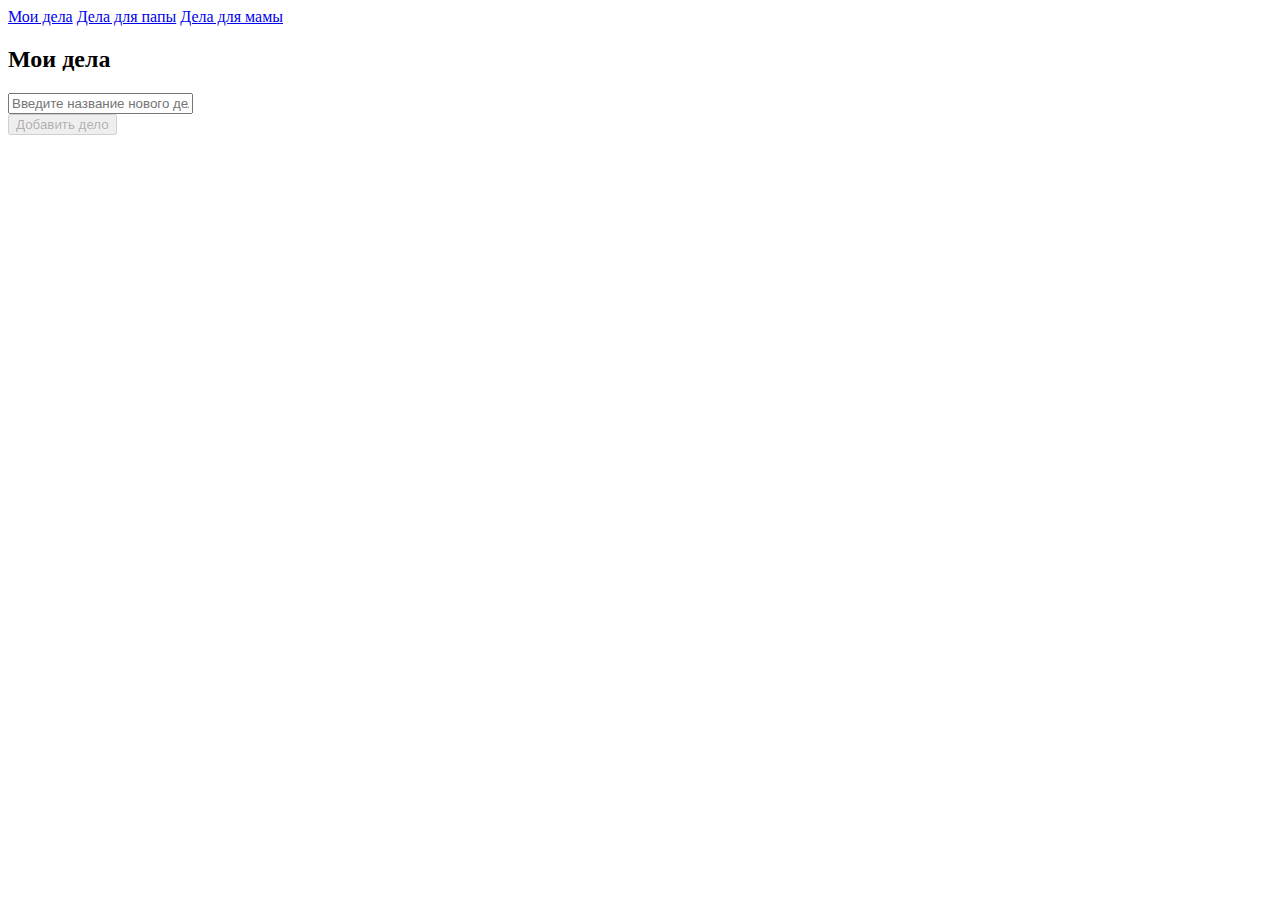
<file: 08_intro/index.html>
<!DOCTYPE html>
<html lang="ru">
    <head>
        <title>TODO</title>
        <meta charset="UTF-8"> 
        <meta name = "viewport"
            content="width=device-width, initial-scale=1, shrink-to-fit=no">
        <link rel="stylesheet" href="https://cdn.jsdelivr.net/npm/bootstrap@4.5.3/dist/css/bootstrap.min.css" integrity="sha384-TX8t27EcRE3e/ihU7zmQxVncDAy5uIKz4rEkgIXeMed4M0jlfIDPvg6uqKI2xXr2" crossorigin="anonymous">
    <script defer src="todo-app.js"></script>
    <script>
        document.addEventListener("DOMContentLoaded", function () {
            createTodoApp(document.getElementById('todo-app'), 'Мои дела', 'my')
        });
    </script>
    </head>
    <body>
        <div class="todo">
            <nav class="nav">
                <a class="nav-link" href="index.html">Мои дела</a>
                <a class="nav-link" href="dad.html">Дела для папы</a>
                <a class="nav-link" href="mom.html">Дела для мамы</a>
            </nav>
        </div>
        <div id="todo-app" class="container"></div>
    </body>
</html>
</file>
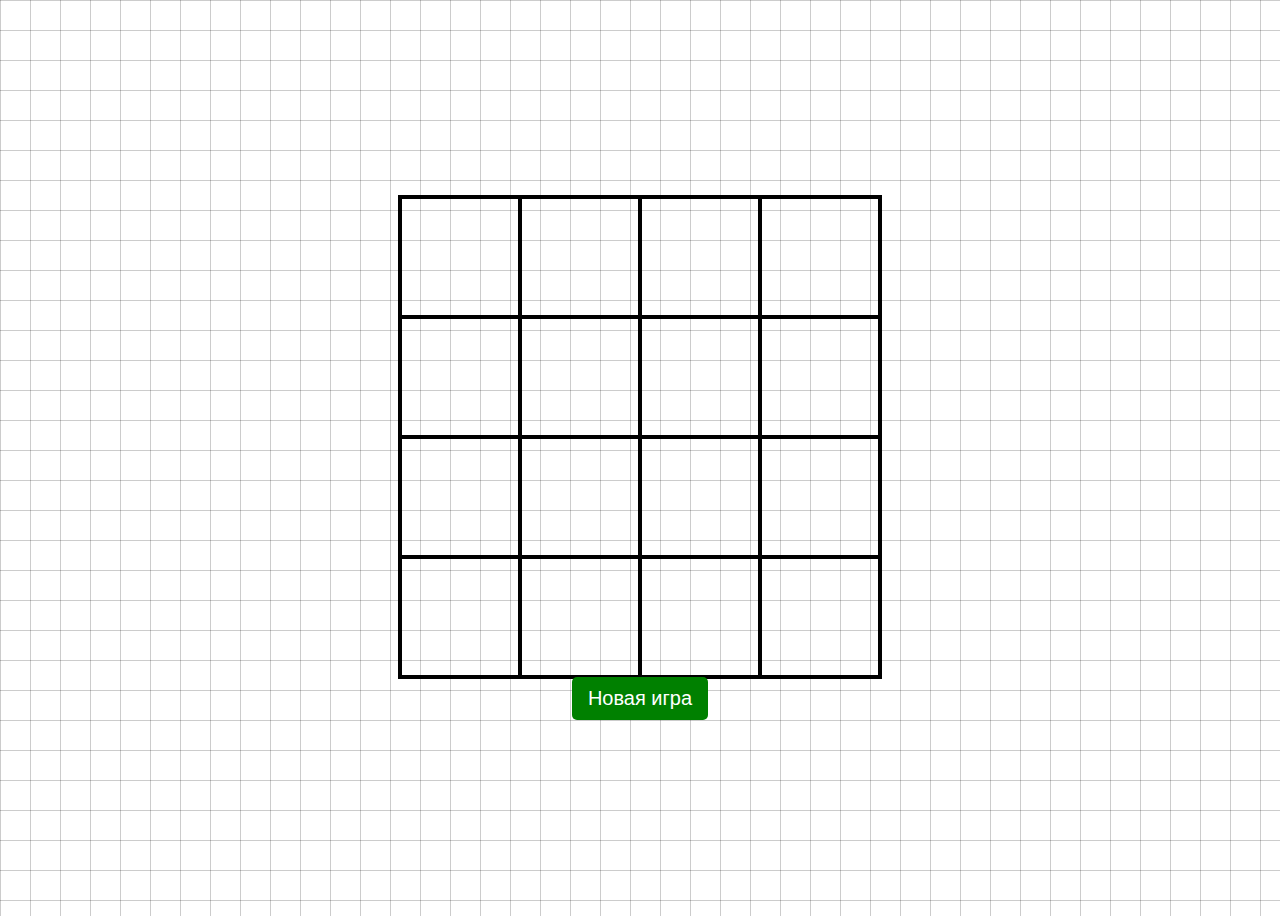
<file: 09_intro/index.html>
<!DOCTYPE html>
<html lang="en">
<head>
    <meta charset="UTF-8">
    <meta http-equiv="X-UA-compatible" content="IE=edge">
    <meta name="viewport" content="width=device-width, initial-scale=1.0">
    <link rel="stylesheet" href="style.css">
    <title>мнемоника</title>
</head>
<body>
    <div class="res"></div>
    <div class="game">
        <div class="field"></div>
        <div class="field"></div>
        <div class="field"></div>
        <div class="field"></div>
        <div class="field"></div>
        <div class="field"></div>
        <div class="field"></div>
        <div class="field"></div>
        <div class="field"></div>
        <div class="field"></div>
        <div class="field"></div>
        <div class="field"></div>
        <div class="field"></div>
        <div class="field"></div>
        <div class="field"></div>
        <div class="field"></div>
    </div>
    <button class="new-game">Новая игра</button>
</body>
<script src="index.js"></script>
</html>
</file>
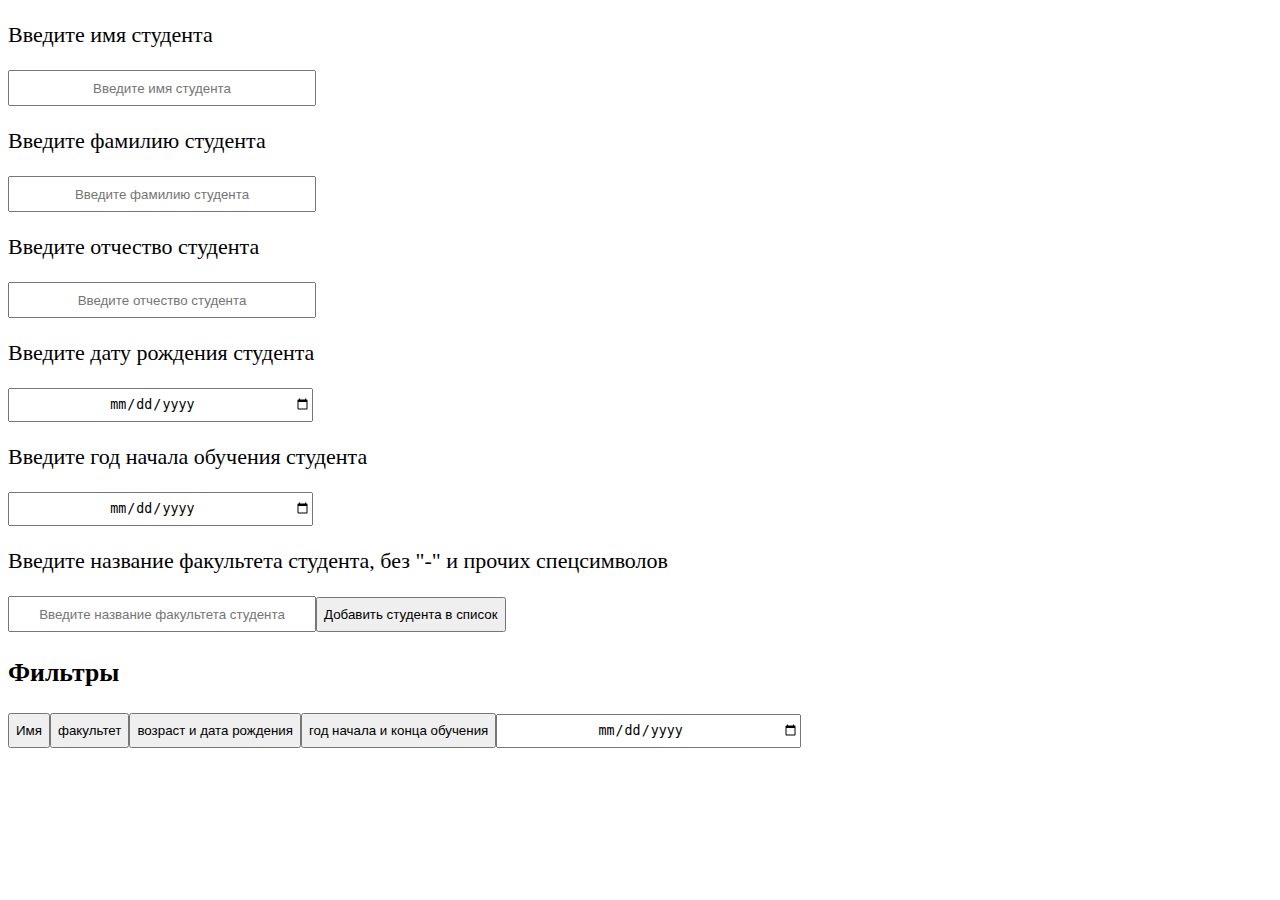
<file: 10_intro/index.html>
<!DOCTYPE html>
<html lang="ru">
<head>
    <meta charset="UTF-8">
    <meta name="viewport" content="width=device-width, initial-scale=1.0">
    <title>Студенты</title>
    <script defer src="index.js"></script>
    <link rel="stylesheet" href="style.css">
</head>
<body>
    
</body>
</html>
</file>
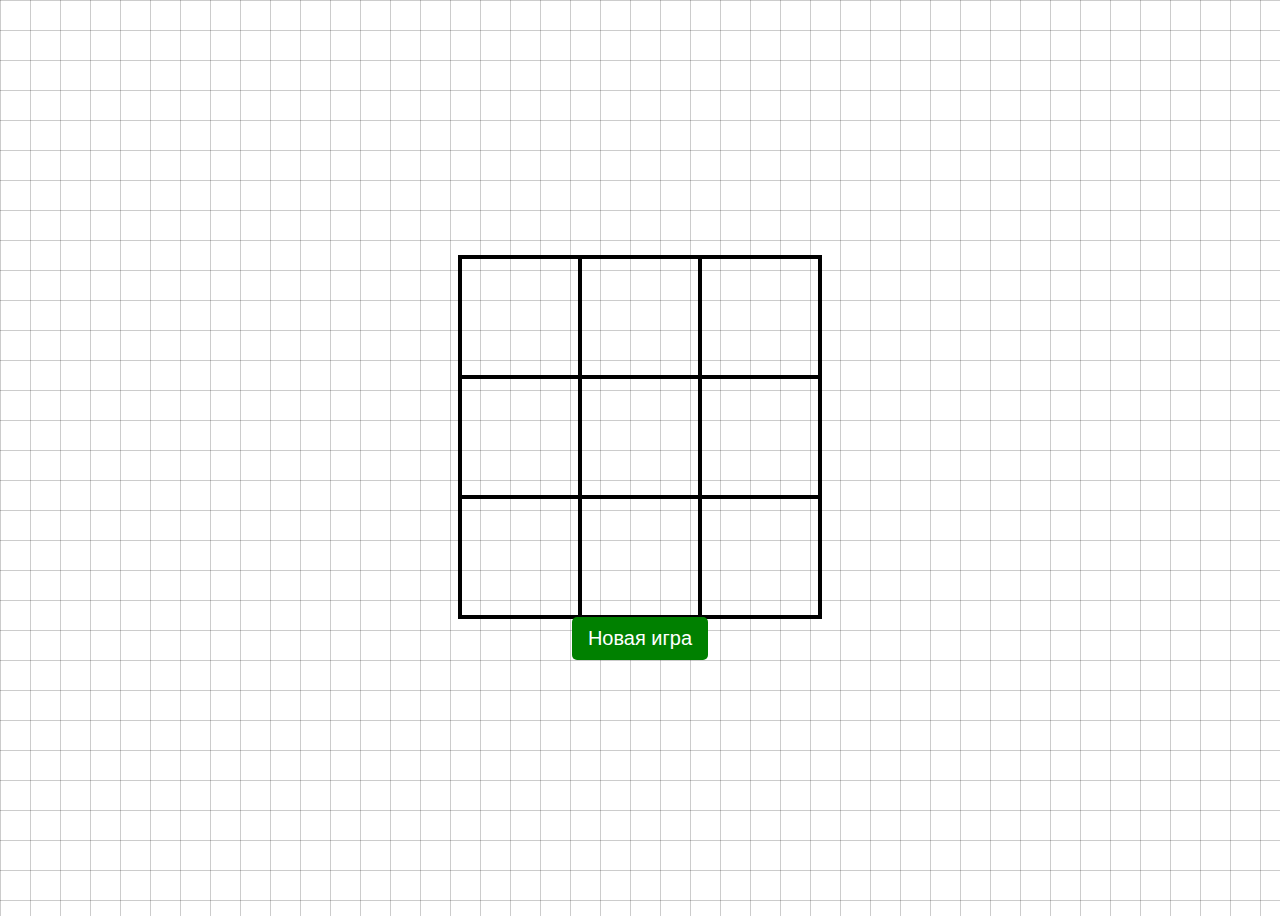
<file: lections/1_lec/index.html>
<!DOCTYPE html>
<html lang="en">
<head>
    <meta charset="UTF-8">
    <meta http-equiv="X-UA-compatible" content="IE=edge">
    <meta name="viewport" content="width=device-width, initial-scale=1.0">
    <link rel="stylesheet" href="style.css">
    <title>Крестики-нолики</title>
</head>
<body>
    <div class="res"></div>
    <div class="game">
        <div class="field">
            <!-- <svg class="circle">
                <circle r="45" cx="58" cy="58" stroke="blue" 
                stroke-width = "10"fill="none"></circle>
            </svg> -->
        </div>
        <div class="field">
            <!-- <svg class="cross">
                <line class="first" x1="15" y1 ="15" x2 = "105" y2 = "105" stroke="red" stroke-width="10"></line>
                <line class="second" x1="105" y1 ="15" x2 = "15" y2 = "105" stroke="red" stroke-width="10"></line>
            </svg> -->
        </div>
        <div class="field"></div>
        <div class="field"></div>
        <div class="field"></div>
        <div class="field"></div>
        <div class="field"></div>
        <div class="field"></div>
        <div class="field"></div>
    </div>
    <button class="new-game">Новая игра</button>
    <dic
</body>
<script src="index.js"></script>
</html>
</file>
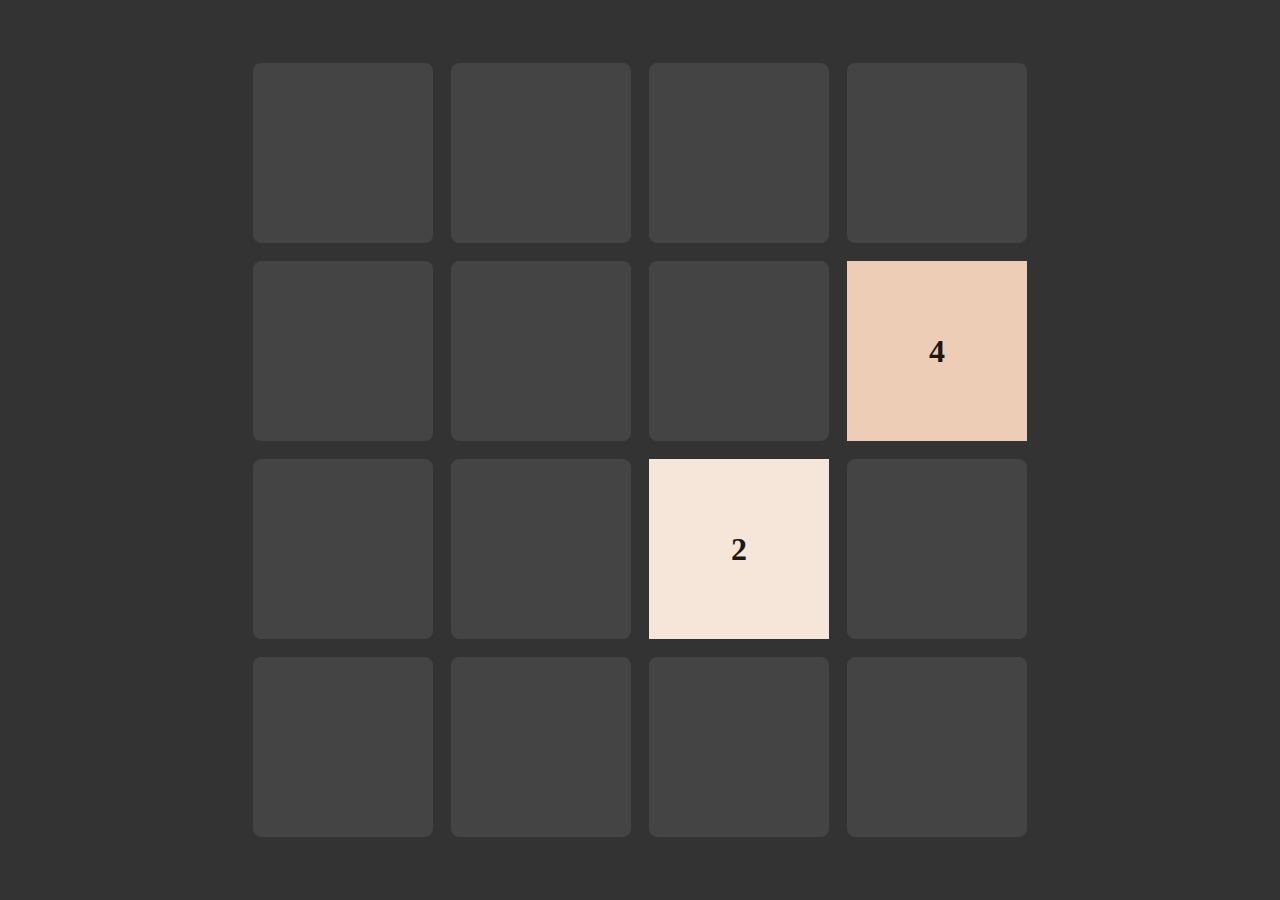
<file: lections/2_lec/index.html>
<!DOCTYPE html>
<html lang="en">
<head>
  <meta charset="UTF-8">
  <meta name="viewport" content="width=device-width, initial-scale=1.0">
  <title>2048</title>
  <script defer src="app.js" type="module"></script>
  <link rel="stylesheet" href="style.css">
</head>
<body>
  <div class="game-board">

  </div>
</body>
</html>
</file>
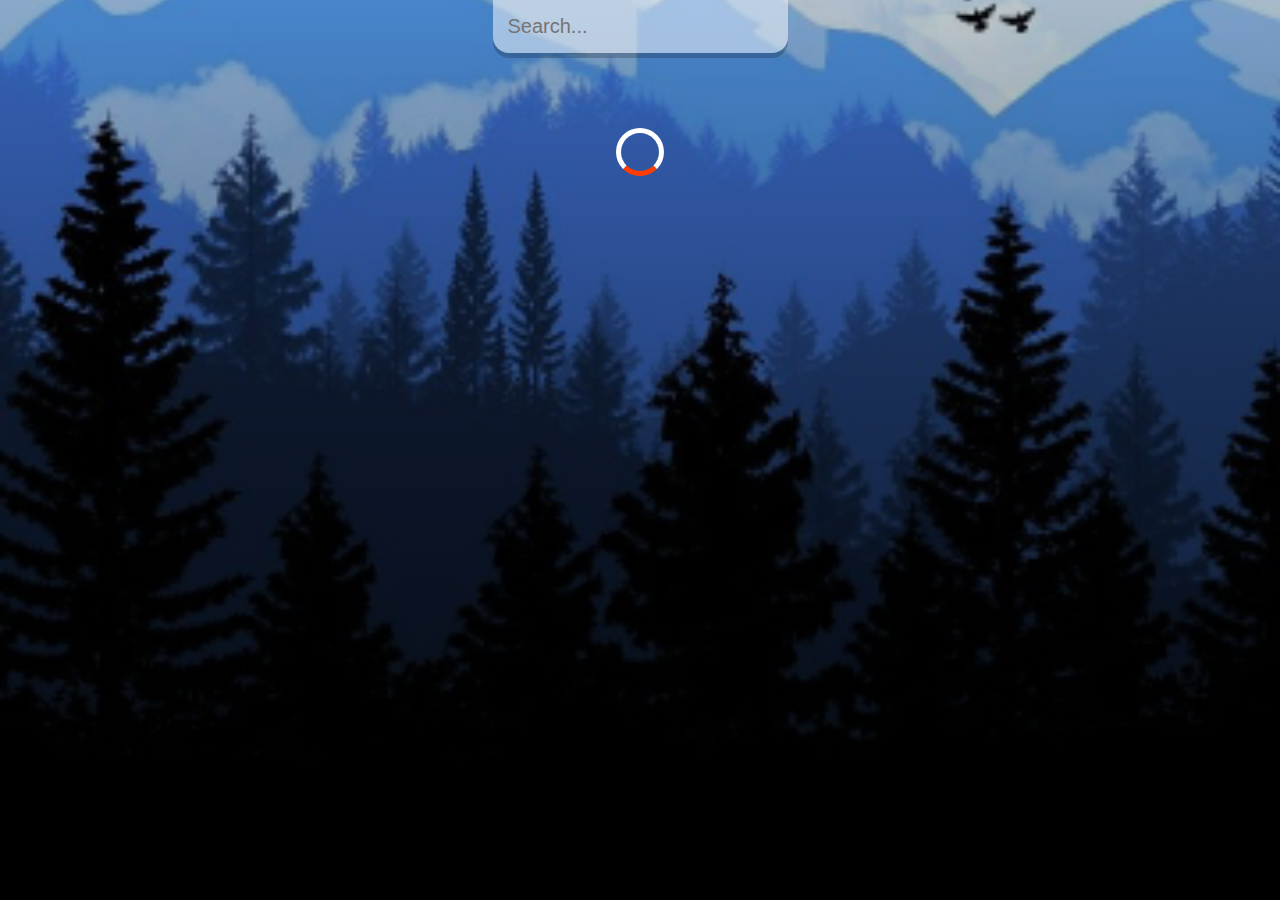
<file: lections/3_lec/index.html>
<!DOCTYPE html>
<html lang="en">
<head>
  <meta charset="UTF-8">
  <meta name="viewport" content="width=device-width, initial-scale=1.0">
  <title>Weather-app</title>
  <link rel="stylesheet" href="style.css">
  <script defer src="main.js"></script>
</head>
<body>
  <div class="app">
    <main>
      <div class="search-box">
        <input class="searchbar" type="text" placeholder="Search...">
      </div>
      <div class="location-container">
      </div>
    </main>
  </div>
</body>
</html>
</file>
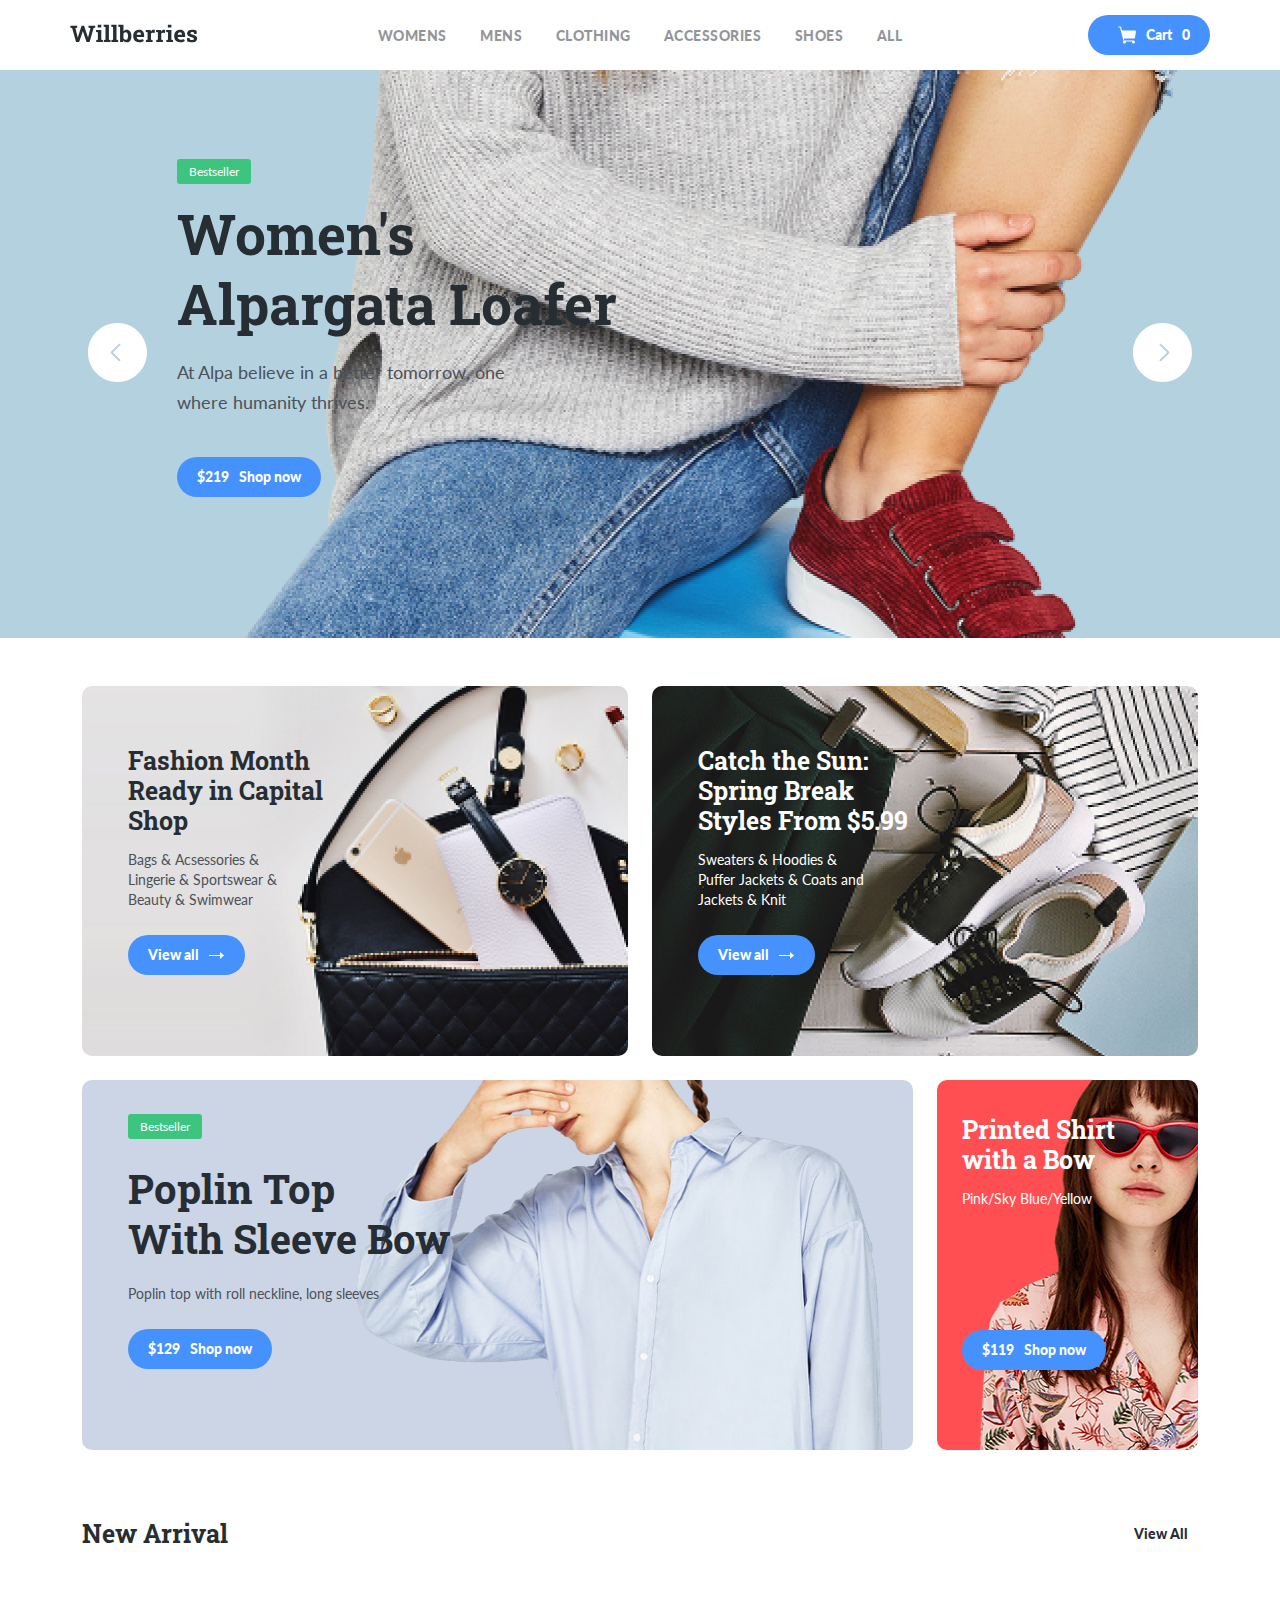
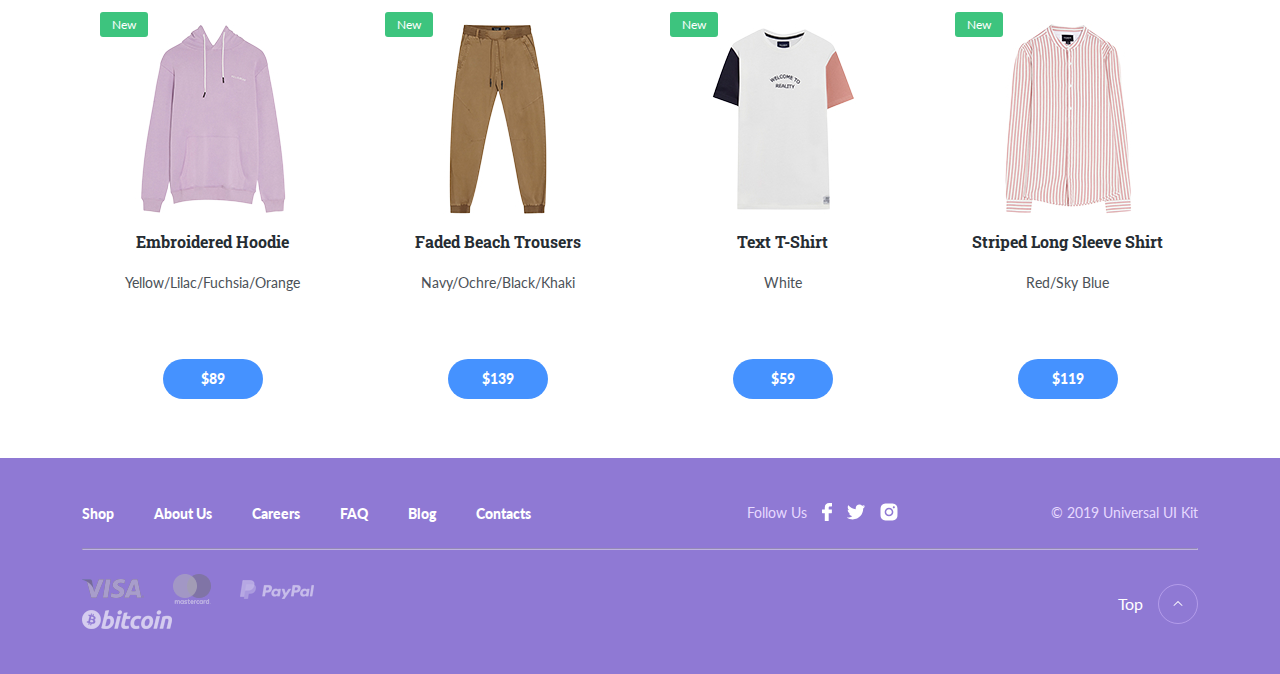
<file: lections/4_lec/index.html>
<!DOCTYPE html>
<html lang="en">
<head>
	<meta charset="UTF-8">
	<meta name="viewport" content="width=device-width, initial-scale=1.0">
	<title>Willberries</title>
	<link rel="preconnect" href="https://fonts.gstatic.com">
	<link rel="apple-touch-icon" sizes="180x180" href="favicon/apple-touch-icon.png">
	<link rel="icon" type="image/png" sizes="32x32" href="favicon/favicon-32x32.png">
	<link rel="icon" type="image/png" sizes="16x16" href="favicon/favicon-16x16.png">
	<link rel="mask-icon" href="favicon/safari-pinned-tab.svg" color="#5bbad5">
	<meta name="msapplication-TileColor" content="#da532c">
	<meta name="theme-color" content="#ffffff">
	<link href="https://fonts.googleapis.com/css2?family=Lato:wght@400;900&display=swap" rel="stylesheet">
	<link href="https://fonts.googleapis.com/css2?family=Roboto+Slab:wght@700&display=swap" rel="stylesheet">
	<link rel="stylesheet" href="css/bootstrap-grid.min.css">
	<link rel="stylesheet" href="css/swiper-bundle.min.css"/>
	<link rel="stylesheet" href="css/style.css">
</head>
<!-- class="show-goods" -->
<body id="body">
	<header class="container header px-4 px-md-0">
		<div class="row justify-content-between align-items-center">
			<div class="col-lg-2 col-6">
				<a href="#" class="logo-link">
					<img width="128" src="img/logo.svg" alt="logo: Willberries" class="logo-image">
				</a>
			</div>
			<div class="col-lg-6 d-none d-lg-block">
				<nav>
					<ul class="navigation d-flex justify-content-around">
						<li class="navigation-item">
							<a href="#" class="navigation-link" data-field="gender">Womens</a>
						</li>
						<li class="navigation-item">
							<a href="#" class="navigation-link" data-field="gender">Mens</a>
						</li>
						<li class="navigation-item">
							<a href="#" class="navigation-link" data-field="category">Clothing</a>
						</li>
						<li class="navigation-item">
							<a href="#" class="navigation-link" data-field="category">Accessories</a>
						</li>
						<li class="navigation-item">
							<a href="#" class="navigation-link" data-field="category">Shoes</a>
						</li>
						<li class="navigation-item">
							<a href="#" class="navigation-link" >All</a>
						</li>

					</ul>
				</nav>
			</div>
			<div class="col-lg-2 col-6 d-flex justify-content-end">
				<button class="button button-cart">
					<img class="button-icon" src="img/cart.svg" alt="icon: cart">
					<span class="button-text">Cart</span>
					<span class="button-text cart-count">0</span>
				</button>
			</div>
		</div>
		<!-- /.row -->
	</header>
	<section class="slider swiper-container">
		<div class="swiper-wrapper">
			<section class="slide slide-1 swiper-slide">
				<div class="container">
					<div class="row">
						<div class="col-lg-4 col-10 offset-lg-1">
							<span class="label">Bestseller</span>
							<h2 class="slide-title">Women's Alpargata Loafer</h2>
							<p class="slide-description">At Alpa believe in a better tomorrow, one where humanity thrives.</p>
							<button class="button add-to-cart" data-id="003">
								<span class="button-price">$219</span>
								<span class="button-text">Shop now</span>
							</button>
						</div>
						<!-- /.col-4 offset-lg-1 -->
					</div>
					<!-- /.row -->
				</div>
				<!-- /.container -->
			</section>
			<section class="slide slide-1 swiper-slide">
				<div class="container">
					<div class="row">
						<div class="col-lg-4 col-10 offset-lg-1">
							<span class="label">New</span>
							<h2 class="slide-title">Text T-Shirt</h2>
							<p class="slide-description">Women’s pearl basic knit sweater with a round neck. Available in several colours. Free shipping to stores.</p>
							<button class="button add-to-cart" data-id="004">
								<span class="button-price">$119</span>
								<span class="button-text">Shop now</span>
							</button>
						</div>
						<!-- /.col-4 offset-lg-1 -->
					</div>
					<!-- /.row -->
				</div>
				<!-- /.container -->
			</section>
			<section class="slide slide-1 swiper-slide">
				<div class="container">
					<div class="row">
						<div class="col-lg-4 col-10 offset-lg-1">
							<span class="label">Bestseller</span>
							<h2 class="slide-title">Sweater Choker Neck</h2>
							<p class="slide-description">Women’s pearl basic knit sweater with a round neck. Available in several colours. Free shipping to stores.</p>
							<button class="button add-to-cart" data-id="005">
								<span class="button-price">$319</span>
								<span class="button-text">Shop now</span>
							</button>
						</div>
						<!-- /.col-4 offset-lg-1 -->
					</div>
					<!-- /.row -->
				</div>
				<!-- /.container -->
			</section>
		</div>
		<!-- /.swiper-wrapper -->
		<div class="slider-nav">
			<div class="container">
				<div class="row justify-content-between">
					<div class="col-1">
						<button class="slider-button slider-button-prev">
							<img src="img/arrow-prev.svg" alt="icon: arrow-prev">
						</button>
					</div>
					<!-- /.col-1 -->
					<div class="col-1">
						<button class="slider-button slider-button-next">
							<img src="img/arrow-next.svg" alt="icon: arrow-prev">
						</button>
					</div>
					<!-- /.col-1 -->
				</div>
				<!-- /.row -->
			</div>
			<!-- /.container -->
		</div>
		<!-- /.slider-nav -->
	</section>
	<!-- /.slider -->
	<section class="special-offers container pt-5 pb-4">
		<div class="row mb-4">
			<div class="col-xl-6">
				<div class="card card-1 mb-4">
					<h3 class="card-title">Fashion Month Ready in Capital Shop</h3>
					<p class="card-text">Bags & Acsessories & Lingerie & Sportswear & Beauty & Swimwear</p>
					<button class="button">
						<span class="button-text">View all</span>
						<img src="img/arrow.svg" alt="icon: arrow" class="button-icon">
					</button>
				</div>
				<!-- /.card -->
			</div>
			<!-- /.col-6 -->
			<div class="col-xl-6">
				<div class="card card-2 mb-4">
					<h3 class="card-title text-light">Catch the Sun: Spring Break Styles From $5.99</h3>
					<p class="card-text text-light">Sweaters & Hoodies & Puffer Jackets & Coats and Jackets & Knit</p>
					<button class="button">
						<span class="button-text">View all</span>
						<img src="img/arrow.svg" alt="icon: arrow" class="button-icon">
					</button>
				</div>
				<!-- /.card -->
			</div>
			<!-- /.col-6 -->
			<div class="col-xl-9 col-lg-6 mb-4">
				<div class="card card-3">
					<span class="label">Bestseller</span>
					<h3 class="card-title large">Poplin Top <br>With Sleeve Bow</h3>
					<p class="card-text large">Poplin top with roll neckline, long sleeves</p>
					<button class="button add-to-cart" data-id="002">
						<span class="button-price">$129</span>
						<span class="button-text">Shop now</span>
					</button>
				</div>
				<!-- /.card -->
			</div>
			<!-- /.col-9 -->
			<div class="col-xl-3 col-lg-6">
				<div class="card card-4">
					<h3 class="card-title text-light mw-160">Printed Shirt with a Bow</h3>
					<p class="card-text text-light">Pink/Sky Blue/Yellow</p>
					<button class="button add-to-cart button-four" data-id="009">
						<span class="button-price">$119</span>
						<span class="button-text">Shop now</span>
					</button>
				</div>
				<!-- /.card -->
			</div>
			<!-- /.col-3 -->
		</div>
		<!-- /.row -->
		<div class="row align-items-center mb-4">
			<div class="col-9">
				<h2 class="section-title">New Arrival</h2>
			</div>
			<!-- /.col-9 -->
			<div class="col-3 d-flex justify-content-end">
				<a href="#" class="more">View All</a>
			</div>
			<!-- /.col-3 -->
		</div>
		<!-- /.row -->
		<div class="short-goods row">
			<div class="col-lg-3 col-sm-6">
				<div class="goods-card">
					<span class="label">New</span>
					<!-- /.label --><img src="img/image-119.jpg" alt="image: Hoodie" class="goods-image">
					<h3 class="goods-title">Embroidered Hoodie</h3>
					<!-- /.goods-title -->
					<p class="goods-description">Yellow/Lilac/Fuchsia/Orange</p>
					<!-- /.goods-description -->
					<!-- /.goods-price -->
					<button class="button goods-card-btn add-to-cart" data-id="012">
						<span class="button-price">$89</span>
					</button>
				</div>
				<!-- /.goods-card -->
			</div>
			<!-- /.col-3 -->
			<div class="col-lg-3 col-sm-6">
				<div class="goods-card">
					<span class="label">New</span>
					<!-- /.label --><img src="img/image-120.jpg" alt="image: Faded Beach Trousers" class="goods-image">
					<h3 class="goods-title">Faded Beach Trousers</h3>
					<!-- /.goods-title -->
					<p class="goods-description">Navy/Ochre/Black/Khaki</p>
					<!-- /.goods-description -->
					<button class="button goods-card-btn add-to-cart" data-id="011">
						<span class="button-price">$139</span>
					</button>
					<!-- /.goods-price -->
				</div>
				<!-- /.goods-card -->
			</div>
			<!-- /.col-3 -->
			<div class="col-lg-3 col-sm-6">
				<div class="goods-card">
					<span class="label">New</span>
					<!-- /.label --><img src="img/image-121.jpg" alt="image: Text T-Shirt" class="goods-image">
					<h3 class="goods-title">Text T-Shirt</h3>
					<!-- /.goods-title -->
					<p class="goods-description">White</p>
					<!-- /.goods-description -->
					<button class="button goods-card-btn add-to-cart" data-id="010">
						<span class="button-price">$59</span>
					</button>
					<!-- /.goods-price -->
				</div>
				<!-- /.goods-card -->
			</div>
			<!-- /.col-3 -->
			<div class="col-lg-3 col-sm-6">
				<div class="goods-card">
					<span class="label">New</span>
					<!-- /.label --><img src="img/image-122.jpg" alt="image: Striped Long Sleeve Shirt" class="goods-image">
					<h3 class="goods-title">Striped Long Sleeve Shirt</h3>
					<!-- /.goods-title -->
					<p class="goods-description">Red/Sky Blue</p>
					<!-- /.goods-description -->
					<button class="button goods-card-btn add-to-cart" data-id="001">
						<span class="button-price">$119</span>
					</button>
					<!-- /.goods-price -->
				</div>
				<!-- /.goods-card -->
			</div>
			<!-- /.col-3 -->
		</div>
		<!-- /.row -->
	</section>
	<!-- /.container -->
	<section class="long-goods">
		<div class="container">
			<div class="row align-items-center mb-4">
				<div class="col-12">
					<h2 class="section-title">Category</h2>
				</div>
				<!-- /.col-12 -->
			</div>
			<div class="row long-goods-list">
				<div class="col-lg-3 col-sm-6">
					<div class="goods-card">
						<span class="label">New</span>
						<!-- /.label --><img src="img/image-119.jpg" alt="image: Hoodie" class="goods-image">
						<h3 class="goods-title">Embroidered Hoodie</h3>
						<!-- /.goods-title -->
						<p class="goods-description">Yellow/Lilac/Fuchsia/Orange</p>
						<!-- /.goods-description -->
						<!-- /.goods-price -->
						<button class="button goods-card-btn add-to-cart" data-id="007">
							<span class="button-price">$89</span>
						</button>
					</div>
					<!-- /.goods-card -->
				</div>
				<!-- /.col-3 -->
				<div class="col-lg-3 col-sm-6">
					<div class="goods-card">
						<span class="label">New</span>
						<!-- /.label --><img src="img/image-120.jpg" alt="image: Faded Beach Trousers" class="goods-image">
						<h3 class="goods-title">Faded Beach Trousers</h3>
						<!-- /.goods-title -->
						<p class="goods-description">Navy/Ochre/Black/Khaki</p>
						<!-- /.goods-description -->
						<button class="button goods-card-btn add-to-cart" data-id="007">
							<span class="button-price">$139</span>
						</button>
						<!-- /.goods-price -->
					</div>
					<!-- /.goods-card -->
				</div>
				<!-- /.col-3 -->
				<div class="col-lg-3 col-sm-6">
					<div class="goods-card">
						<span class="label">New</span>
						<!-- /.label --><img src="img/image-121.jpg" alt="image: Text T-Shirt" class="goods-image">
						<h3 class="goods-title">Text T-Shirt</h3>
						<!-- /.goods-title -->
						<p class="goods-description">White</p>
						<!-- /.goods-description -->
						<button class="button goods-card-btn add-to-cart" data-id="007">
							<span class="button-price">$59</span>
						</button>
						<!-- /.goods-price -->
					</div>
					<!-- /.goods-card -->
				</div>
				<!-- /.col-3 -->
				<div class="col-lg-3 col-sm-6">
					<div class="goods-card">
						<span class="label">New</span>
						<!-- /.label --><img src="img/image-122.jpg" alt="image: Striped Long Sleeve Shirt" class="goods-image">
						<h3 class="goods-title">Striped Long Sleeve Shirt</h3>
						<!-- /.goods-title -->
						<p class="goods-description">Red/Sky Blue</p>
						<!-- /.goods-description -->
						<button class="button goods-card-btn add-to-cart" data-id="001">
							<span class="button-price">$119</span>
						</button>
						<!-- /.goods-price -->
					</div>
					<!-- /.goods-card -->
				</div>
				<!-- /.col-3 -->
				<div class="col-lg-3 col-sm-6">
					<div class="goods-card">
						<span class="label">New</span>
						<!-- /.label --><img src="img/image-119.jpg" alt="image: Hoodie" class="goods-image">
						<h3 class="goods-title">Embroidered Hoodie</h3>
						<!-- /.goods-title -->
						<p class="goods-description">Yellow/Lilac/Fuchsia/Orange</p>
						<!-- /.goods-description -->
						<!-- /.goods-price -->
						<button class="button goods-card-btn add-to-cart" data-id="007">
							<span class="button-price">$89</span>
						</button>
					</div>
					<!-- /.goods-card -->
				</div>
				<!-- /.col-3 -->
				<div class="col-lg-3 col-sm-6">
					<div class="goods-card">
						<span class="label">New</span>
						<!-- /.label --><img src="img/image-120.jpg" alt="image: Faded Beach Trousers" class="goods-image">
						<h3 class="goods-title">Faded Beach Trousers</h3>
						<!-- /.goods-title -->
						<p class="goods-description">Navy/Ochre/Black/Khaki</p>
						<!-- /.goods-description -->
						<button class="button goods-card-btn add-to-cart" data-id="007">
							<span class="button-price">$139</span>
						</button>
						<!-- /.goods-price -->
					</div>
					<!-- /.goods-card -->
				</div>
				<!-- /.col-3 -->
				<div class="col-lg-3 col-sm-6">
					<div class="goods-card">
						<span class="label">New</span>
						<!-- /.label --><img src="img/image-121.jpg" alt="image: Text T-Shirt" class="goods-image">
						<h3 class="goods-title">Text T-Shirt</h3>
						<!-- /.goods-title -->
						<p class="goods-description">White</p>
						<!-- /.goods-description -->
						<button class="button goods-card-btn add-to-cart" data-id="007">
							<span class="button-price">$59</span>
						</button>
						<!-- /.goods-price -->
					</div>
					<!-- /.goods-card -->
				</div>
				<!-- /.col-3 -->
				<div class="col-lg-3 col-sm-6">
					<div class="goods-card">
						<span class="label">New</span>
						<!-- /.label --><img src="img/image-122.jpg" alt="image: Striped Long Sleeve Shirt" class="goods-image">
						<h3 class="goods-title">Striped Long Sleeve Shirt</h3>
						<!-- /.goods-title -->
						<p class="goods-description">Red/Sky Blue</p>
						<!-- /.goods-description -->
						<button class="button goods-card-btn add-to-cart" data-id="001">
							<span class="button-price">$119</span>
						</button>
						<!-- /.goods-price -->
					</div>
					<!-- /.goods-card -->
				</div>
				<!-- /.col-3 -->
				<div class="col-lg-3 col-sm-6">
					<div class="goods-card">
						<span class="label">New</span>
						<!-- /.label --><img src="img/image-119.jpg" alt="image: Hoodie" class="goods-image">
						<h3 class="goods-title">Embroidered Hoodie</h3>
						<!-- /.goods-title -->
						<p class="goods-description">Yellow/Lilac/Fuchsia/Orange</p>
						<!-- /.goods-description -->
						<!-- /.goods-price -->
						<button class="button goods-card-btn add-to-cart" data-id="007">
							<span class="button-price">$89</span>
						</button>
					</div>
					<!-- /.goods-card -->
				</div>
				<!-- /.col-3 -->
				<div class="col-lg-3 col-sm-6">
					<div class="goods-card">
						<span class="label">New</span>
						<!-- /.label --><img src="img/image-120.jpg" alt="image: Faded Beach Trousers" class="goods-image">
						<h3 class="goods-title">Faded Beach Trousers</h3>
						<!-- /.goods-title -->
						<p class="goods-description">Navy/Ochre/Black/Khaki</p>
						<!-- /.goods-description -->
						<button class="button goods-card-btn add-to-cart" data-id="007">
							<span class="button-price">$139</span>
						</button>
						<!-- /.goods-price -->
					</div>
					<!-- /.goods-card -->
				</div>
				<!-- /.col-3 -->
				<div class="col-lg-3 col-sm-6">
					<div class="goods-card">
						<span class="label">New</span>
						<!-- /.label --><img src="img/image-121.jpg" alt="image: Text T-Shirt" class="goods-image">
						<h3 class="goods-title">Text T-Shirt</h3>
						<!-- /.goods-title -->
						<p class="goods-description">White</p>
						<!-- /.goods-description -->
						<button class="button goods-card-btn add-to-cart" data-id="007">
							<span class="button-price">$59</span>
						</button>
						<!-- /.goods-price -->
					</div>
					<!-- /.goods-card -->
				</div>
				<!-- /.col-3 -->
				<div class="col-lg-3 col-sm-6">
					<div class="goods-card">
						<span class="label">New</span>
						<!-- /.label --><img src="img/image-122.jpg" alt="image: Striped Long Sleeve Shirt" class="goods-image">
						<h3 class="goods-title">Striped Long Sleeve Shirt</h3>
						<!-- /.goods-title -->
						<p class="goods-description">Red/Sky Blue</p>
						<!-- /.goods-description -->
						<button class="button goods-card-btn add-to-cart" data-id="001">
							<span class="button-price">$119</span>
						</button>
						<!-- /.goods-price -->
					</div>
					<!-- /.goods-card -->
				</div>
				<!-- /.col-3 -->
			</div>
		</div>

	</section>
	<footer class="footer">
		<div class="container">
			<div class="row">
				<div class="col-xl-7 mb-4 mb-xl-0">
					<nav>
						<ul class="footer-menu d-sm-flex">
							<li class="footer-menu-item"><a href="#" class="footer-menu-link">Shop</a></li>
							<li class="footer-menu-item"><a href="#" class="footer-menu-link">About Us</a></li>
							<li class="footer-menu-item"><a href="#" class="footer-menu-link">Careers</a></li>
							<li class="footer-menu-item"><a href="#" class="footer-menu-link">FAQ </a></li>
							<li class="footer-menu-item"><a href="#" class="footer-menu-link">Blog</a></li>
							<li class="footer-menu-item"><a href="#" class="footer-menu-link">Contacts</a></li>
						</ul>
					</nav>
				</div>
				<!-- /.col-7 -->
				<div class="col-lg-3 d-flex align-items-center">
					<span class="footer-text">Follow Us</span>
					<span class="footer-social d-inline-flex align-items-center">
            <a href="#" class="social-link">
              <img src="img/Facebook.svg" alt="Facebook">
            </a>
            <a href="#" class="social-link">
              <img src="img/Twitter.svg" alt="Twitter">
            </a>
            <a href="#" class="social-link">
              <img src="img/Instagram.svg" alt="Instagram">
            </a>
          </span>
				</div>
				<!-- /.col-3 -->
				<div class="col-xl-2 col-lg-3 d-flex justify-content-lg-end mt-4 mt-lg-0">
					<span class="footer-text">© 2019 Universal UI Kit</span>
				</div>
				<!-- /.col-2 -->
			</div>
			<!-- /.row -->
			<hr class="footer-line mt-4 mb-4">
			<div class="row justify-content-between">
				<div class="col-lg-4 col-sm-9">
					<img class="payment-logo" src="img/visa.png" alt="visa logo">
					<img class="payment-logo" src="img/master-card.png" alt="master card logo">
					<img class="payment-logo" src="img/paypal.png" alt="paypal logo ">
					<img class="payment-logo" src="img/bitcoin.png" alt="bitcoin logo">
				</div>
				<!-- /.col-4 -->
				<div class="col-lg-2 col-sm-1 d-flex justify-content-end">
					<a href="#body" class="scroll-link top-link d-flex align-items-center">
						<span class="top-link-text">Top</span>
						<img src="img/top.svg" alt="icon: arrow top">
					</a>
				</div>
				<!-- /.col-2 -->
			</div>
			<!-- /.row -->
		</div>
		<!-- /.container -->
	</footer>
	<div class="overlay" id="modal-cart">
		<div class="modal">
			<header class="modal-header">
				<h2 class="modal-title">Cart</h2>
				<button class="modal-close">x</button>
			</header>
			<table class="cart-table">
				<colgroup>
					<col class="col-goods">
					<col class="col-price">
					<col class="col-minus">
					<col class="col-qty">
					<col class="col-plus">
					<col class="col-total-price">
					<col class="col-delete">
				</colgroup>
				<thead>
				<tr>
					<th>Good(s)</th>
					<th>Price</th>
					<th colspan="3">Qty.</th>
					<th colspan="2">Total</th>
				</tr>
				</thead>
				<tbody class="cart-table__goods">
				



				</tbody>
				<tfoot>
				<tr>
					<th colspan="5">Total:</th>
					<th class="card-table__total" colspan="2"></th>
				</tr>

				</tfoot>
			</table>
			<form class="modal-form" action="">
				<input class="modal-input" type="text" placeholder="Имя" name="nameCustomer">
				<input class="modal-input" type="text" placeholder="Телефон" name="phoneCustomer">
				<button class="button cart-buy">
					<span class="button-text">Checkout</span>
				</button>
			</form>
		</div>
	</div>
	<script src="js/swiper-bundle.min.js"></script>
	<script src="js/main.js"></script>
</body>
</html>
</file>
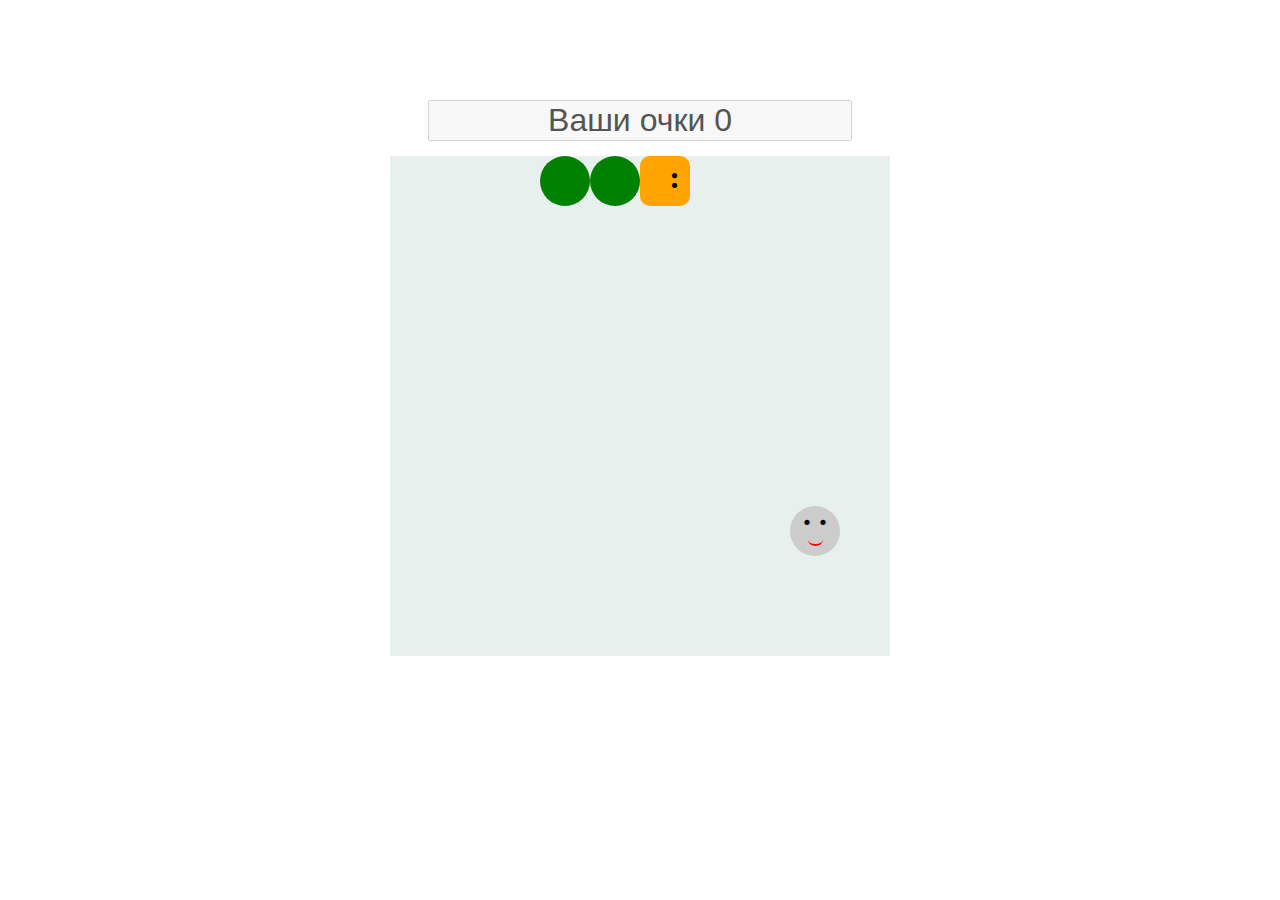
<file: lections/5_lec/index.html>
<!DOCTYPE html>
<html lang="ru">
<head>
  <meta charset="UTF-8">
  <meta name="viewport" content="width=device-width, initial-scale=1.0">
  <title>Змейка</title>
  <link rel="stylesheet" href="./style.css">
  <script defer src="./main.js"></script>
</head>
<body>
  
</body>
</html>
</file>
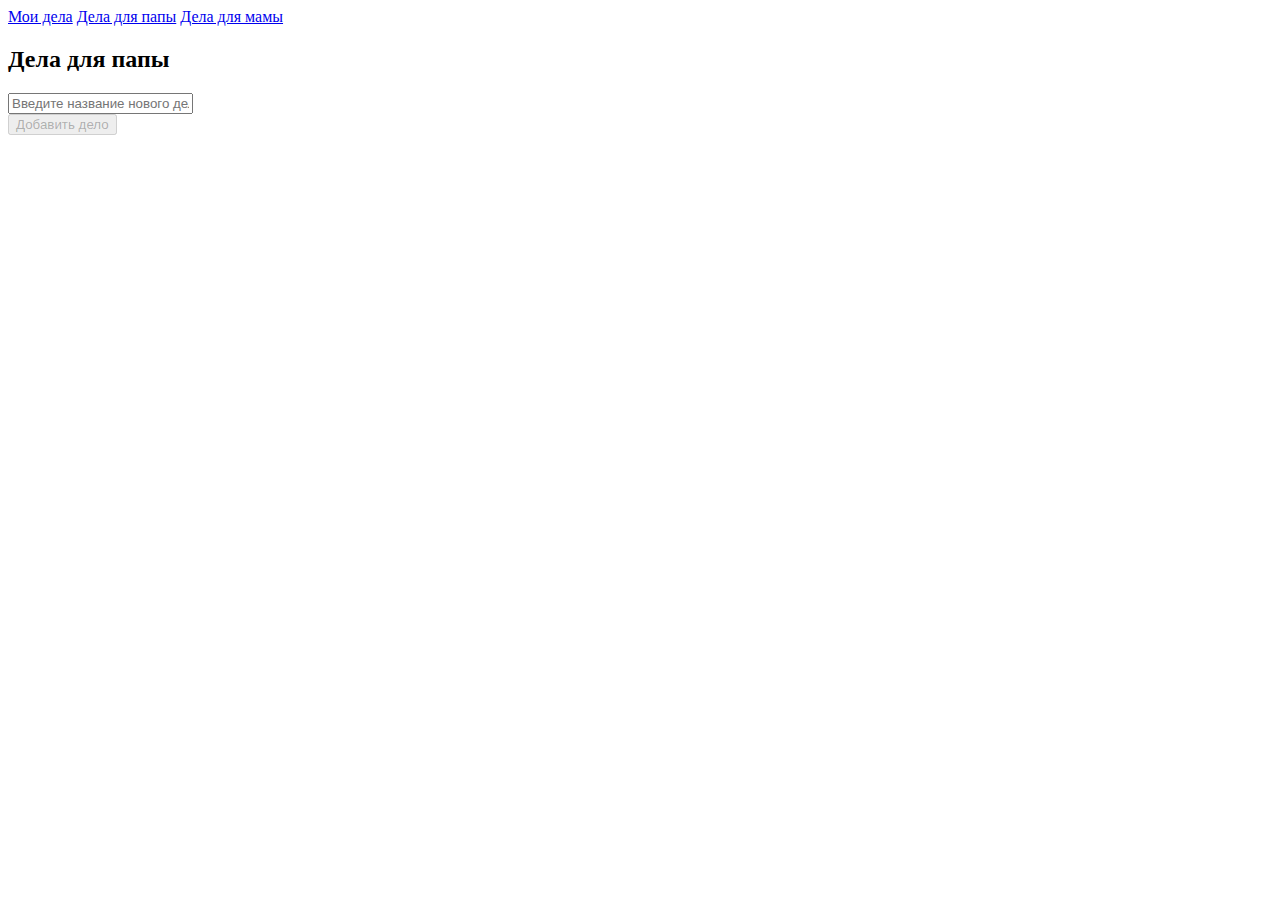
<file: 08_intro/dad.html>
<!DOCTYPE html>
<html lang="ru">
    <head>
        <title>TODO</title>
        <meta charset="UTF-8"> 
        <meta name = "viewport"
            content="width=device-width, initial-scale=1, shrink-to-fit=no">
        <link rel="stylesheet" href="https://cdn.jsdelivr.net/npm/bootstrap@4.5.3/dist/css/bootstrap.min.css" integrity="sha384-TX8t27EcRE3e/ihU7zmQxVncDAy5uIKz4rEkgIXeMed4M0jlfIDPvg6uqKI2xXr2" crossorigin="anonymous">
    <script defer src="todo-app.js"></script>
    <script>
        document.addEventListener('DOMContentLoaded', function() {
            createTodoApp(document.getElementById('todo-app'), 'Дела для папы', 'dad');
        });
    </script>
    </head>
    <body>
        <div class="container mb-5">
            <nav class="nav">
                <a class="nav-link" href="index.html">Мои дела</a>
                <a class="nav-link" href="dad.html">Дела для папы</a>
                <a class="nav-link" href="mom.html">Дела для мамы</a>
            </nav>
        </div>
        <div id="todo-app" class="container"></div>
    </body>
</html>
</file>
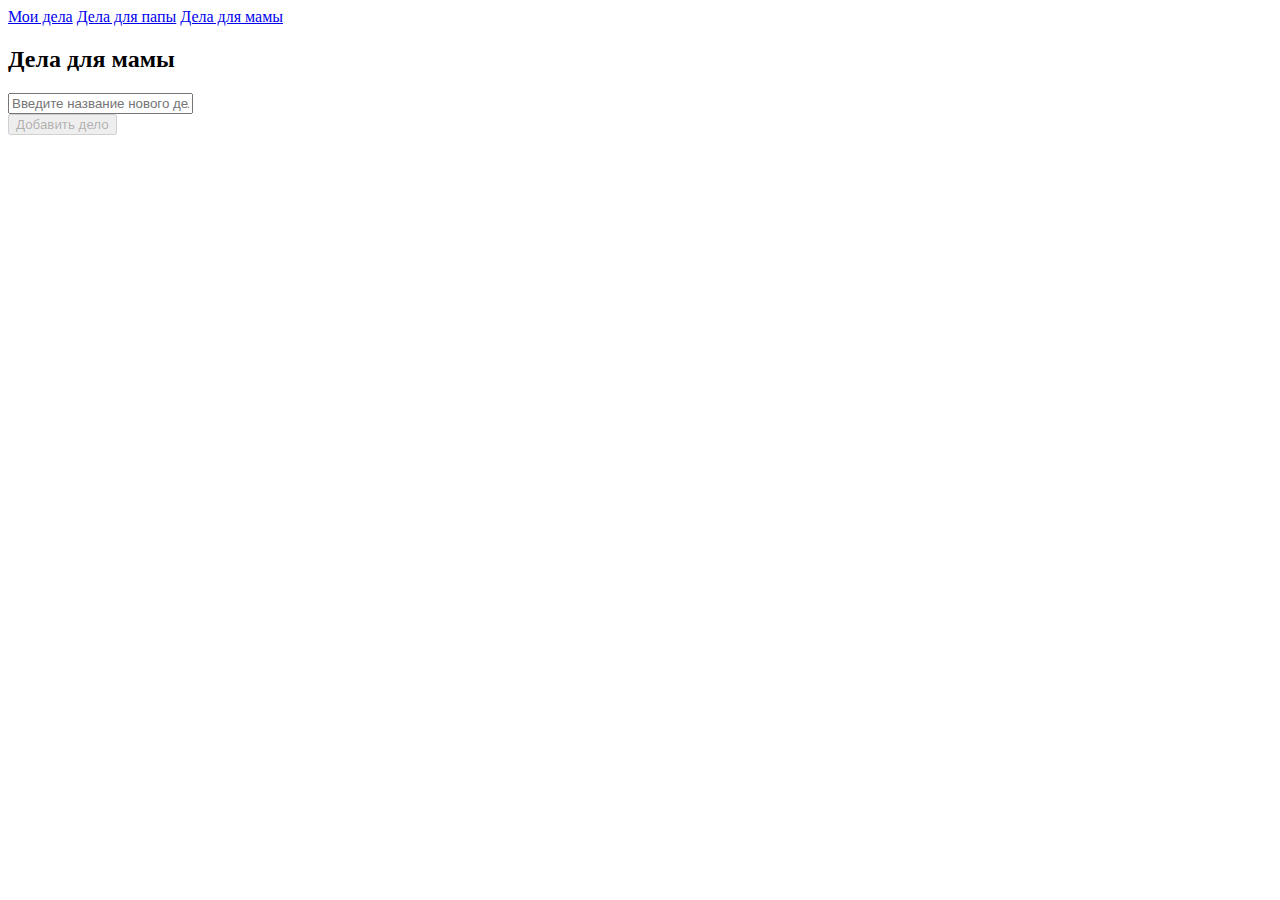
<file: 08_intro/mom.html>
<!DOCTYPE html>
<html lang="ru">
    <head>
        <title>TODO</title>
        <meta charset="UTF-8"> 
        <meta name = "viewport"
            content="width=device-width, initial-scale=1, shrink-to-fit=no">
        <link rel="stylesheet" href="https://cdn.jsdelivr.net/npm/bootstrap@4.5.3/dist/css/bootstrap.min.css" integrity="sha384-TX8t27EcRE3e/ihU7zmQxVncDAy5uIKz4rEkgIXeMed4M0jlfIDPvg6uqKI2xXr2" crossorigin="anonymous">
    <script defer src="todo-app.js"></script>
    <script>
        document.addEventListener('DOMContentLoaded', function() {
            createTodoApp(document.getElementById('todo-app'), 'Дела для мамы', 'mom');
        });
    </script>
    </head>
    <body>
        <div class="container mb-5">
            <nav class="nav">
                <a class="nav-link" href="index.html">Мои дела</a>
                <a class="nav-link" href="dad.html">Дела для папы</a>
                <a class="nav-link" href="mom.html">Дела для мамы</a>
            </nav>
        </div>
        <div id="todo-app" class="container"></div>
    </body>
</html>
</file>
<file: 09_intro/style.css>
* {
    box-sizing: border-box;
}

body {
    height: 100vh;
    display: flex;
    flex-direction: column;
    justify-content: center;
    align-items: center;
    background: linear-gradient(rgba(0, 0, 0, 0.4), transparent 1px),
    linear-gradient(90deg, rgba(0, 0, 0, 0.4), transparent 1px);
    background-size: 30px 30px;
}

.res {
    color: green;
    font-weight: bold;
    font-size: 40px;
    font-family: 'Gill Sans', 'Gill Sans MT', Calibri, 'Trebuchet MS', sans-serif;
}

.game {
    width: 480px;
    height: 480px;
    display: flex;
    flex-wrap: wrap;
    outline: 2px solid #000;
}

.field {
    font: 70px bold;
    display: grid;
    place-items: center;
    height: 120px;
    width: 120px;
    border: 2px solid #000;
    cursor: pointer;
}

.closed {
    color: transparent;
    background-color: red;
}

.opened {
    background-color: green;
}

.new-game {
    border: none;
    color: #fff;
    background: green;
    padding: 10px 16px;
    font-size: 20px;
    border-radius: 5px;
    cursor: pointer;
}

.circle {
    width: 100%;
    height: 100%;
    stroke-dasharray: 283;
    stroke-dashoffset: 283;
    animation: draw 0.6s forwards;
}

.first, .second {
    stroke-dasharray: 128;
    stroke-dashoffset: 128;
}

.first {
    animation: draw 0.6s forwards;
}

.second {
    animation: draw 0.6s 0.6s forwards;
}

@keyframes draw {

    100% {
        stroke-dashoffset: 0;
    }
}
</file>
<file: 10_intro/style.css>
body {
    font-size: 22px;
}

input {
    width: 300px;
    height: 30px;
    text-align: center;
}

button {
    height: 35px;
}
</file>
<file: lections/1_lec/style.css>
* {
    box-sizing: border-box;
}

body {
    height: 100vh;
    display: flex;
    flex-direction: column;
    justify-content: center;
    align-items: center;
    background: linear-gradient(rgba(0, 0, 0, 0.4), transparent 1px),
    linear-gradient(90deg, rgba(0, 0, 0, 0.4), transparent 1px);
    background-size: 30px 30px;
}

.res {
    color: green;
    font-weight: bold;
    font-size: 40px;
    font-family: 'Gill Sans', 'Gill Sans MT', Calibri, 'Trebuchet MS', sans-serif;
}

.game {
    width: 360px;
    height: 360px;
    display: flex;
    flex-wrap: wrap;
    outline: 2px solid #000;
}

.field {
    height: 120px;
    width: 120px;
    border: 2px solid #000;
    cursor: pointer;
}

.field.active {
    background: rgba(0, 255, 0, 0.5);
}

.new-game {
    border: none;
    color: #fff;
    background: green;
    padding: 10px 16px;
    font-size: 20px;
    border-radius: 5px;
    cursor: pointer;
}

.circle {
    width: 100%;
    height: 100%;
    stroke-dasharray: 283;
    stroke-dashoffset: 283;
    animation: draw 0.6s forwards;
}

.first, .second {
    stroke-dasharray: 128;
    stroke-dashoffset: 128;
}

.first {
    animation: draw 0.6s forwards;
}

.second {
    animation: draw 0.6s 0.6s forwards;
}

@keyframes draw {

    100% {
        stroke-dashoffset: 0;
    }
}
</file>
<file: lections/2_lec/style.css>
* {
    box-sizing: border-box;
    margin: 0;
    padding: 0;
  }
  
  body {
    background-color: #333;
    display: flex;
    justify-content: center;
    align-items: center;
    height: 100vh;
  }
  
  .game-board {
    position: relative;
    display: grid;
    grid-template-columns: repeat(4, 20vmin);
    grid-template-rows: repeat(4, 20vmin);
    gap: 2vmin;
    border-radius: 8px;
  }
  
  .cell {
    background-color: #444;
    border-radius: 8px;
  }
  
  .tile {
    --x: 0;
    --y: 0;
  
    position: absolute;
    top: calc(var(--y) * 22vmin);
    left: calc(var(--x) * 22vmin);
    display: flex;
    justify-content: center;
    align-items: center;
    width: 20vmin;
    height: 20vmin;
    font-size: 2rem;
    font-weight: bold;
    background: hsl(25, 60%, var(--bgLigthness));
    color: hsl(20, 25%,  var(--textLigthness));
  }
</file>
<file: lections/3_lec/style.css>
* {
    margin: 0;
    padding: 0;
    box-sizing: border-box;
    color: #fff;
  }
  
  body {
    font-family: "Franklin Gothic Medium", "Arial Narrow", Arial, sans-serif;
  }
  
  .app {
    background-image: url("./assets/cold-bg.jpg");
    background-size: cover;
    background-position: bottom;
  }
  
  .app.warm {
    background-image: url("./assets/warm-bg.jpg");
  }
  
  main {
    height: 100vh;
    background: linear-gradient(
      to bottom,
      rgba(0, 0, 0, 0.2),
      rgba(0, 0, 0, 0.75)
    );
    padding: 25px;
  }
  
  .search-box {
    width: 100%;
    margin: 0 auto 75px;
  }
  
  .searchbar {
    margin: 0 auto;
    display: block;
    padding: 15px;
    border: none;
    outline: none;
    background: rgba(255, 255, 255, 0.5);
    border-radius: 0 0 16px 16px;
    margin-top: -25px;
    box-shadow: 0px 5px rgba(0, 0, 0, 0.2);
    color: #313131;
    font-size: 20px;
  }
  
  .searchbar:focus {
    background: rgba(255, 255, 255, 0.75);
  }
  
  .location-box .location {
    color: #fff;
    font-size: 32px;
    font-weight: 500;
    text-align: center;
    text-shadow: 3px 3px rgba(50, 50, 70, 0.5);
  }
  
  .location-box .date {
    color: #fff;
    font-size: 20px;
    font-weight: 500;
    font-style: italic;
    text-align: center;
    text-shadow: 2px 2px rgba(50, 50, 70, 0.5);
  }
  
  .weather-box {
    text-align: center;
  }
  
  .weather-box .temp {
    margin-block: 30px;
    background-color: rgba(0, 0, 0, 0.2);
    border-radius: 16px;
    padding: 15px 25px;
    font-size: 102px;
    font-weight: 900;
    text-shadow: 3px 6px rgba(50, 50, 70, 0.5);
    box-shadow: 3px 6px rgba(50, 50, 70, 0.2);
  }
  
  .weather-box .weather {
    font-size: 48px;
    font-weight: 700;
    text-shadow: 3px 3px rgba(50, 50, 70, 0.5);
  }
  .loader {
    width: 48px;
    height: 48px;
    border: 5px solid #FFF;
    border-bottom-color: #FF3D00;
    border-radius: 50%;
    display: block;
    margin: 0 auto;
    box-sizing: border-box;
    animation: rotation 1s linear infinite;
    }
  
    @keyframes rotation {
    0% {
        transform: rotate(0deg);
    }
    100% {
        transform: rotate(360deg);
    }
    }
</file>
<file: lections/4_lec/css/style.css>
* {
    box-sizing: border-box;
}

body {
    margin: 0;
    font-family: 'Lato', sans-serif;
}

img {
    max-width: 100%;
    height: auto;
}

.header {
    padding: 15px 0;
}

.navigation {
    list-style: none;
    padding: 0;
    margin: 0;
}

.navigation-link {
    text-decoration: none;
    text-transform: uppercase;
    color: #939699;
    font-family: 'Lato', sans-serif;
    font-style: normal;
    font-weight: 900;
    font-size: 14px;
    line-height: 20px;
    letter-spacing: 0.5px;
}

button {
    cursor: pointer;
}

.button {
    padding: 10px 20px;
    background: #4592FF;
    border-radius: 20px;
    border: none;
    color: #fff;
    font-family: 'Lato',
    sans-serif;
    font-style: normal;
    font-weight: 900;
    font-size: 14px;
    line-height: 20px;
    display: flex;
    align-items: center;
}

.button-icon, .button-price {
    margin-right: 10px;
    
}

.button-icon {
    margin-left: 10px;
}

.button-icon:last-child {
    margin-right: 0;
    
}

.cart-count {
    margin-left: 10px;
}

.show-goods .slider,
.show-goods .special-offers {
    display: none;
}

.long-goods {
    display: none;
}

.show-goods .long-goods {
    display: block;
}

.slide {
    padding-top: 90px;
    padding-bottom: 110px;
    min-height: 568px;
}

.slide-1 {
    background: #B4D1E0 url('../img/slide-image-1.png') no-repeat top right 30%;
}

.slide-2 {
    background: #b9e0b4 url('../img/slide-image-1.png') no-repeat top right 30%;
}

.label {
    background-color: #3DC47E;
    border-radius: 3px;
    padding: 5px 12px;
    color: #fff;
    font-size: 12px;
    line-height: 15px;
}

.slide-title {
    color: #262D33;
    font-size: 55px;
    line-height: 70px;
    font-family: 'Roboto Slab',
    serif;
    margin-top: 20px;
    margin-bottom: 15px;
}

.slide-description {
    font-size: 18px;
    line-height: 30px;
    color: #4B5157;
    max-width: 335px;
    margin-bottom: 40px;
}

.slider {
    position: relative;
}

.slider-nav {
    position: absolute;
    top: 50%;
    width: 100%;
    transform: translateY(-50%);
    z-index: 9;
}

.slider-button {
    background-color: transparent;
    border: none;
    cursor: pointer;
}

.card {
    min-height: 370px;
    border-radius: 10px;
    padding-top: 60px;
    padding-left: 46px;
    padding-right: 46px;
    padding-bottom: 80px;
}

.card-1 {
    background: #E3E2E3 url('../img/card-image-1.jpg') no-repeat top right;
    background-size: cover;
}

.card-2 {
    background: #000 url('../img/card-image-2.jpg') no-repeat top right;
    background-size: cover;
}

.card-3 {
    padding-top: 35px;
    background: #CCD5E6 url('../img/card-image-3.png') no-repeat top right 10%;
    background-size: contain;
}

.card-4 {
    display: flex;
    flex-direction: column;
    align-items: flex-start;
    padding-top: 35px;
    padding-left: 25px;
    background: #FF4F52 url('../img/card-image-4.png') no-repeat top right;
    background-size: contain;
}

.goods-card-btn {
    display: block;
    width: 100px;
    margin: auto auto 0;
}

.goods-card-btn .button-price{
    margin: 0;
}

.card-title {
    color: #262D33;
    font-size: 25px;
    line-height: 30px;
    font-family: 'Roboto Slab',
    serif;
    max-width: 222px;
    margin: 0;
}

.card-title.large {
    max-width: 420px;
    font-size: 40px;
    line-height: 50px;
    margin-top: 30px;
    margin-bottom: 20px;
}

.card-text {
    max-width: 176px;
    color: #4B5157;
    font-size: 14px;
    line-height: 20px;
    margin-bottom: 25px;
}

.card-text.large {
    max-width: 320px;

}

.card-price {
    color: #ffffff;
    font-size: 14px;
    line-height: 20px;
    font-weight: 900;
}

.text-light {
    color: #fff
}

.section-title {
    font-family: 'Roboto Slab',
    serif;
    font-size: 25px;
    line-height: 30px;
    color: #262D33;
}

.more {
    text-decoration: none;
    color: #262D33;
    font-weight: 900;
    font-size: 14px;
    line-height: 20px;
    padding: 10px;
}

.goods-card {
    display: flex;
    flex-direction: column;
    position: relative;
    text-align: center;
    padding: 30px 35px 35px;
    min-height: 440px;
}

.goods-card .label {
    position: absolute;
    left: 18px;
    top: 18px;
}

.goods-title {
    margin-top: 15px;
    margin-bottom: 5px;
    color: #262D33;
    font-size: 16px;
    line-height: 25px;
    font-family: 'Roboto Slab',
    serif;
}

.goods-image {
    object-fit: contain;
    height: 190px;
}

.goods-description {
    color: #4B5157;
    font-size: 14px;
    line-height: 20px;
}

.goods-price {
    color: #262D33;
    margin-top: 30px;
    font-size: 18px;
    line-height: 30px;
    font-weight: 900;
}

.button-four {
    margin-top: auto;
}

.footer-menu {
    list-style-type: none;
    margin: 0;
    padding: 0;
}

.footer {
    background: #8F79D4;
    padding-top: 45px;
    padding-bottom: 40px;
    color: #fff;
}

.footer-menu-item:not(:last-child) {
    margin-right: 40px;
}

.footer-menu-link {
    color: #fff;
    text-decoration: none;
    font-weight: 900;
    font-size: 14px;
    line-height: 20px;
}

.social-link {
    text-decoration: none;
    margin-left: 15px;
}

.footer-text {
    color: #E7D9FF;
    font-size: 14px;
    line-height: 20px;
}

.footer-line {
    opacity: 0.5;
}

.top-link {
    text-decoration: none;
    color: #fff;
}

.top-link-text {
    margin-right: 15px;
}

.payment-logo {
    vertical-align: middle;
    margin-right: 25px;
}

.overlay {
    display: none;
    justify-content: center;
    align-items: center;
    position: fixed;
    top: 0;
    bottom: 0;
    left: 0;
    right: 0;
    z-index: 999;
    background-color: rgba(0,0,0,0.3);
}

.overlay.show {
    display: flex;
}

.modal {
    background-color: #e0e0ff;
    min-width: 600px;
    max-height: 400px;
    padding: 30px;
    overflow: scroll;
    position: relative;
}

.modal-header{
    display: flex;
    justify-content: space-between;
}

.modal-title {
    margin-top: 0;
    margin-bottom: 15px;
}

.modal-close {
    position: absolute;
    background-color: transparent;
    right: 15px;
    top: 15px;
    font-size: 24px;
    border: none;
}

.modal-form {
    display: flex;
    justify-content: space-between;
    flex-wrap: wrap;
}

.modal-input {
    margin-right: 30px;
    height: 40px;
    padding: 10px;
    border-radius: 20px;
    border-style: none;
    margin-bottom: 30px;
}

.cart-table {
    border-collapse: collapse;
    min-width: 540px;
    margin-bottom: 15px;
}

.cart-table th,
.cart-table td{
    text-align: left;
    border: 1px solid black
}

.cart-buy{
    background-color: #28a745;
    border-color: #28a745;
    display: block;
    margin-left: auto;
    height: 40px;
}


.mw-160 {
    max-width: 160px;
}


.col-price {
    width: 100px;
}

.col-minus {
    width: 15px;
}

.col-qty {
    width: 15px;
}

.col-plus {
    width: 15px;
}

.col-total-price {
    width: 120px;
}

.col-delete {
    width: 5px;
}


@media (max-width: 1200px) {
    .slide-1 {
        background-size: cover;
    }

    .card-3 {
        background-size: cover;
    }
}

@media (max-width: 992px) {
    .slider-nav {
        display: none;
    }

    .modal {
        min-width: 400px;
        max-height: 300px;
        padding: 20px;
    }

}

@media (max-width: 576px) {
    .slide-title {
        font-size: 36px;
        line-height: 1.4;
        margin-bottom: 0;
    }

    .card {
        background-position: left top;
    }

    .card-4 {
        background-position: right top;
    }

    .card {
        padding: 30px;
        min-height: 300px;
    }

    .modal {
        min-width: 300px;
        max-height: 400px;
        padding: 20px;
    }

}
</file>
<file: lections/5_lec/style.css>
* {
    box-sizing: border-box;
    margin: 0;
    padding: 0;
  }
  
  body {
    display: flex;
    flex-direction: column;
    align-items: center;
    row-gap: 15px;
    margin: 100px;
  }
  
  .field {
    width: 500px;
    height: 500px;
    display: flex;
    flex-wrap: wrap;
    background: #e7f0ed;
  }
  
  .excel {
    width: 50px;
    height: 50px;
    padding: 5px;
  }
  
  .snake-body {
    background: green;
    border-radius: 50%;
  }
  
  .snake-head {
    background: orange;
    border-radius: 20%;
    position: relative;
  }
  
  .snake-head::before {
    content: ":";
    position: absolute;
    font-size: 2rem;
    font-weight: bold;
    line-height: 1;
    right: 10px;
  }
  
  .mouse {
    background-color: #ccc;
    border-radius: 50%;
    position: relative;
  }
  
  .mouse::before {
    content: ". .";
    position: absolute;
    font-size: 2rem;
    line-height: 0.5;
    font-weight: bold;
    top: 0;
    width: 80%;
    text-align: center;
  }
  
  .mouse::after {
    content: '';
    height: 10px;
    width: 30%;
    border-radius: 50%;
    border-bottom: 2px solid red;
    position: absolute;
    bottom: 10px;
    left: 35%;
  }
  
  input {
    font-size: 2rem;
    text-align: center;
  }
</file>
